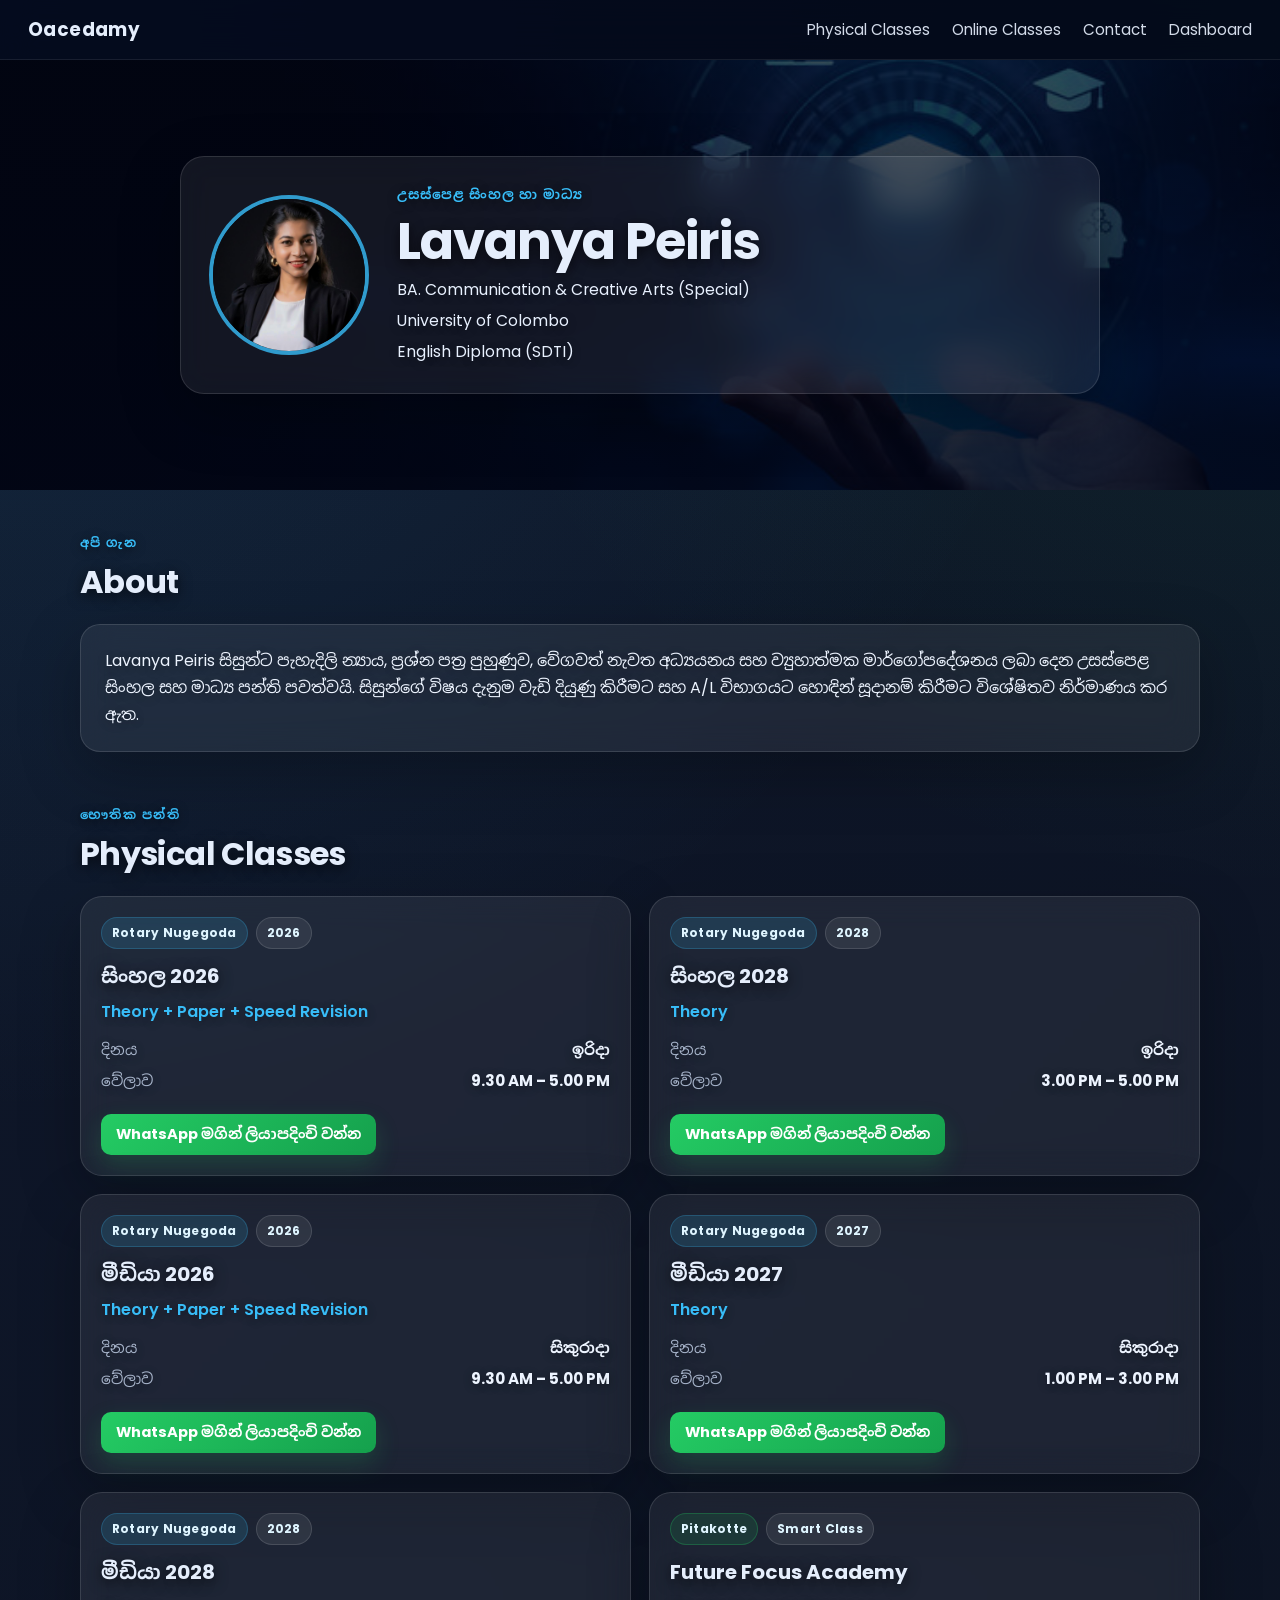
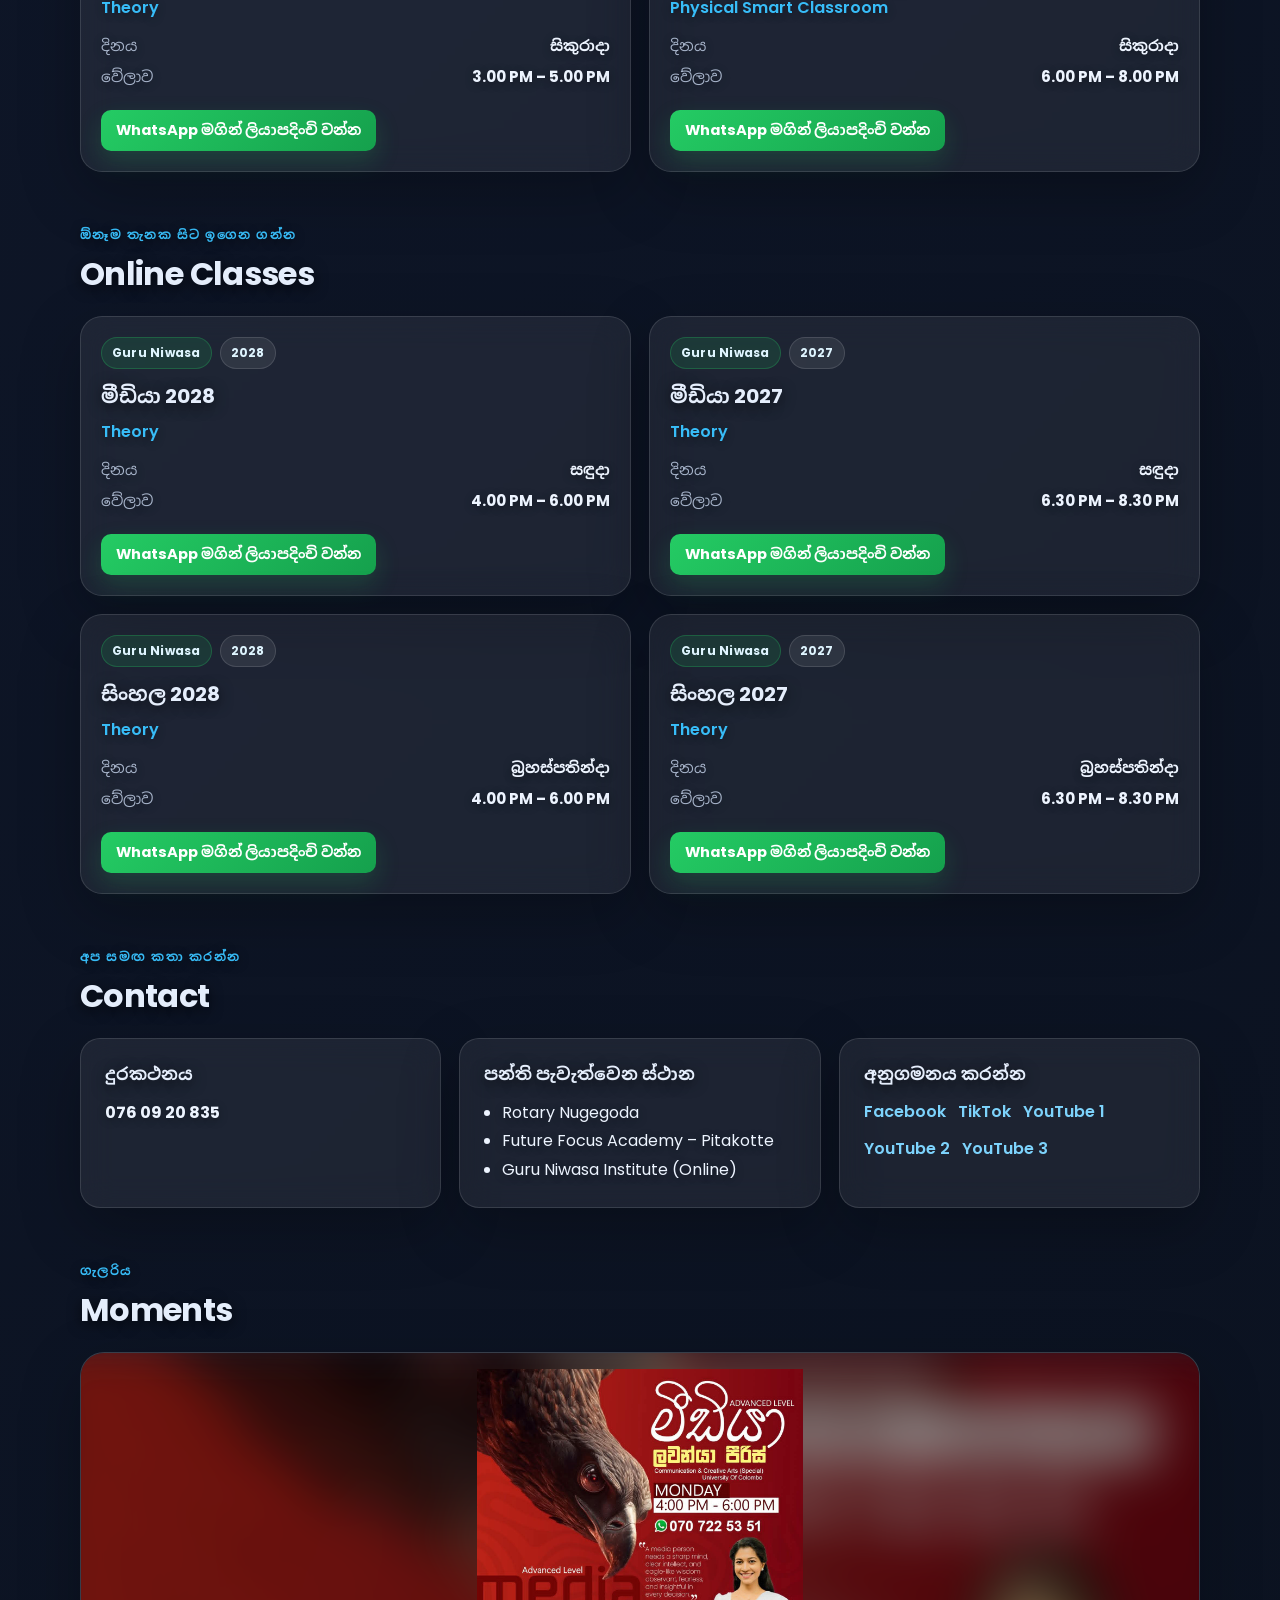
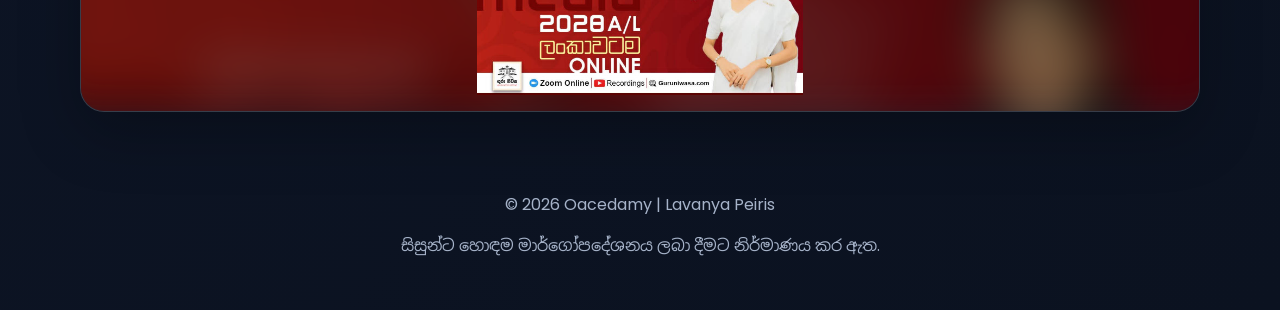
<file: index.html>
<!DOCTYPE html>
<html lang="si">
<head>
  <meta charset="UTF-8" />
  <meta name="viewport" content="width=device-width, initial-scale=1.0" />
  <meta name="theme-color" content="#0f172a" />

  <meta name="description" content="Lavanya Peiris - උසස්පෙළ සිංහල සහ මාධ්‍ය විෂයන් සඳහා භෞතික සහ Online පන්ති. BA Communication & Creative Arts (University of Colombo). 2026, 2027 සහ 2028 batches." />
  <meta name="keywords" content="A/L Sinhala, A/L Media, Lavanya Peiris, Oacedamy, උසස්පෙළ සිංහල, උසස්පෙළ මාධ්‍ය" />

  <title>Oacedamy - Lavanya Peiris | A/L Sinhala & Media Classes</title>

  <link rel="preconnect" href="https://fonts.googleapis.com">
  <link rel="preconnect" href="https://fonts.gstatic.com" crossorigin>
  <link href="https://fonts.googleapis.com/css2?family=Poppins:wght@400;500;600;700;800&family=Noto+Sans+Sinhala:wght@400;500;600;700&display=swap" rel="stylesheet">

  <link rel="stylesheet" href="style.css" />

  <noscript>
    <style>
      #intro { display: none !important; }
      body { overflow: auto !important; }
    </style>
  </noscript>
</head>
<body class="intro-lock">

  <div id="intro" aria-hidden="true">
    <div class="intro-card glass">
      <img src="img/prof.jpg.jpeg" width="280" height="280" class="intro-img" alt="Lavanya Peiris - A/L Sinhala and Media Teacher" />
      <div class="intro-text">
        <p class="eyebrow">උසස්පෙළ සිංහල හා මාධ්‍ය</p>
        <h1>Lavanya Peiris</h1>
        <p>BA. Communication & Creative Arts (Special)</p>
        <p>University of Colombo</p>
        <p>English Diploma (SDTI)</p>
      </div>
    </div>
  </div>

  <nav class="navbar">
    <h2>Oacedamy</h2>
    <ul>
      <li><a href="#physical">Physical Classes</a></li>
      <li><a href="#online">Online Classes</a></li>
      <li><a href="#contact">Contact</a></li>
      <li><a href="dashboard.html">Dashboard</a></li>
    </ul>
  </nav>

  <section class="cover">
    <div class="overlay">
      <div class="hero-content glass">
        <img src="img/prof.jpg.jpeg" width="220" height="220" class="profile" alt="Lavanya Peiris - උසස්පෙළ සිංහල සහ මාධ්‍ය ගුරුවරිය" />
        <div class="hero-text">
          <p class="eyebrow">උසස්පෙළ සිංහල හා මාධ්‍ය</p>
          <h1>Lavanya Peiris</h1>
          <p class="hero-desc">BA. Communication & Creative Arts (Special)</p>
          <p class="hero-desc">University of Colombo</p>
          <p class="hero-desc">English Diploma (SDTI)</p>
        </div>
      </div>
    </div>
  </section>

  <section id="about" class="section">
    <div class="section-head">
      <p class="section-kicker">අපි ගැන</p>
      <h2>About</h2>
    </div>
    <div class="card glass about-card">
      <p>
        Lavanya Peiris සිසුන්ට පැහැදිලි න්‍යාය, ප්‍රශ්න පත්‍ර පුහුණුව, වේගවත් නැවත අධ්‍යයනය සහ ව්‍යුහාත්මක මාර්ගෝපදේශනය ලබා දෙන උසස්පෙළ සිංහල සහ මාධ්‍ය පන්ති පවත්වයි.
        සිසුන්ගේ විෂය දැනුම වැඩි දියුණු කිරීමට සහ A/L විභාගයට හොඳින් සූදානම් කිරීමට විශේෂිතව නිර්මාණය කර ඇත.
      </p>
    </div>
  </section>

  <section id="physical" class="section">
    <div class="section-head">
      <p class="section-kicker">භෞතික පන්ති</p>
      <h2>Physical Classes</h2>
    </div>

    <div class="class-grid">
      <article class="class-card glass">
        <div class="card-top">
          <span class="pill">Rotary Nugegoda</span>
          <span class="pill soft">2026</span>
        </div>
        <h3>සිංහල 2026</h3>
        <p class="class-type">Theory + Paper + Speed Revision</p>
        <div class="meta"><span>දිනය</span><strong>ඉරිදා</strong></div>
        <div class="meta"><span>වේලාව</span><strong>9.30 AM – 5.00 PM</strong></div>
        <a class="btn" href="https://wa.me/94760920835?text=I%20want%20to%20join%20Rotary%20Nugegoda%20Sinhala%202026%20class.%20Sunday%209.30%20AM%20-%205.00%20PM." target="_blank" rel="noopener noreferrer">WhatsApp මගින් ලියාපදිංචි වන්න</a>
      </article>

      <article class="class-card glass">
        <div class="card-top">
          <span class="pill">Rotary Nugegoda</span>
          <span class="pill soft">2028</span>
        </div>
        <h3>සිංහල 2028</h3>
        <p class="class-type">Theory</p>
        <div class="meta"><span>දිනය</span><strong>ඉරිදා</strong></div>
        <div class="meta"><span>වේලාව</span><strong>3.00 PM – 5.00 PM</strong></div>
        <a class="btn" href="https://wa.me/94760920835?text=I%20want%20to%20join%20Rotary%20Nugegoda%20Sinhala%202028%20class.%20Sunday%203.00%20PM%20-%205.00%20PM." target="_blank" rel="noopener noreferrer">WhatsApp මගින් ලියාපදිංචි වන්න</a>
      </article>

      <article class="class-card glass">
        <div class="card-top">
          <span class="pill">Rotary Nugegoda</span>
          <span class="pill soft">2026</span>
        </div>
        <h3>මීඩියා 2026</h3>
        <p class="class-type">Theory + Paper + Speed Revision</p>
        <div class="meta"><span>දිනය</span><strong>සිකුරාදා</strong></div>
        <div class="meta"><span>වේලාව</span><strong>9.30 AM – 5.00 PM</strong></div>
        <a class="btn" href="https://wa.me/94760920835?text=I%20want%20to%20join%20Rotary%20Nugegoda%20Media%202026%20class.%20Friday%209.30%20AM%20-%205.00%20PM." target="_blank" rel="noopener noreferrer">WhatsApp මගින් ලියාපදිංචි වන්න</a>
      </article>

      <article class="class-card glass">
        <div class="card-top">
          <span class="pill">Rotary Nugegoda</span>
          <span class="pill soft">2027</span>
        </div>
        <h3>මීඩියා 2027</h3>
        <p class="class-type">Theory</p>
        <div class="meta"><span>දිනය</span><strong>සිකුරාදා</strong></div>
        <div class="meta"><span>වේලාව</span><strong>1.00 PM – 3.00 PM</strong></div>
        <a class="btn" href="https://wa.me/94760920835?text=I%20want%20to%20join%20Rotary%20Nugegoda%20Media%202027%20class.%20Friday%201.00%20PM%20-%203.00%20PM." target="_blank" rel="noopener noreferrer">WhatsApp මගින් ලියාපදිංචි වන්න</a>
      </article>

      <article class="class-card glass">
        <div class="card-top">
          <span class="pill">Rotary Nugegoda</span>
          <span class="pill soft">2028</span>
        </div>
        <h3>මීඩියා 2028</h3>
        <p class="class-type">Theory</p>
        <div class="meta"><span>දිනය</span><strong>සිකුරාදා</strong></div>
        <div class="meta"><span>වේලාව</span><strong>3.00 PM – 5.00 PM</strong></div>
        <a class="btn" href="https://wa.me/94760920835?text=I%20want%20to%20join%20Rotary%20Nugegoda%20Media%202028%20class.%20Friday%203.00%20PM%20-%205.00%20PM." target="_blank" rel="noopener noreferrer">WhatsApp මගින් ලියාපදිංචි වන්න</a>
      </article>

      <article class="class-card glass">
        <div class="card-top">
          <span class="pill alt">Pitakotte</span>
          <span class="pill soft">Smart Class</span>
        </div>
        <h3>Future Focus Academy</h3>
        <p class="class-type">Physical Smart Classroom</p>
        <div class="meta"><span>දිනය</span><strong>සිකුරාදා</strong></div>
        <div class="meta"><span>වේලාව</span><strong>6.00 PM – 8.00 PM</strong></div>
        <a class="btn" href="https://wa.me/94760920835?text=I%20want%20to%20join%20Future%20Focus%20Academy%20Pitakotte%20Media%202028%20class.%20Friday%206.00%20PM%20-%208.00%20PM." target="_blank" rel="noopener noreferrer">WhatsApp මගින් ලියාපදිංචි වන්න</a>
      </article>
    </div>
  </section>

  <section id="online" class="section">
    <div class="section-head">
      <p class="section-kicker">ඕනෑම තැනක සිට ඉගෙන ගන්න</p>
      <h2>Online Classes</h2>
    </div>

    <div class="class-grid">
      <article class="class-card glass">
        <div class="card-top">
          <span class="pill alt">Guru Niwasa</span>
          <span class="pill soft">2028</span>
        </div>
        <h3>මීඩියා 2028</h3>
        <p class="class-type">Theory</p>
        <div class="meta"><span>දිනය</span><strong>සඳුදා</strong></div>
        <div class="meta"><span>වේලාව</span><strong>4.00 PM – 6.00 PM</strong></div>
        <a class="btn" href="https://wa.me/94760920835?text=I%20want%20to%20join%20Online%20Media%202028%20class%20at%20Guru%20Niwasa.%20Monday%204.00%20PM%20-%206.00%20PM." target="_blank" rel="noopener noreferrer">WhatsApp මගින් ලියාපදිංචි වන්න</a>
      </article>

      <article class="class-card glass">
        <div class="card-top">
          <span class="pill alt">Guru Niwasa</span>
          <span class="pill soft">2027</span>
        </div>
        <h3>මීඩියා 2027</h3>
        <p class="class-type">Theory</p>
        <div class="meta"><span>දිනය</span><strong>සඳුදා</strong></div>
        <div class="meta"><span>වේලාව</span><strong>6.30 PM – 8.30 PM</strong></div>
        <a class="btn" href="https://wa.me/94760920835?text=I%20want%20to%20join%20Online%20Media%202027%20class%20at%20Guru%20Niwasa.%20Monday%206.30%20PM%20-%208.30%20PM." target="_blank" rel="noopener noreferrer">WhatsApp මගින් ලියාපදිංචි වන්න</a>
      </article>

      <article class="class-card glass">
        <div class="card-top">
          <span class="pill alt">Guru Niwasa</span>
          <span class="pill soft">2028</span>
        </div>
        <h3>සිංහල 2028</h3>
        <p class="class-type">Theory</p>
        <div class="meta"><span>දිනය</span><strong>බ්‍රහස්පතින්දා</strong></div>
        <div class="meta"><span>වේලාව</span><strong>4.00 PM – 6.00 PM</strong></div>
        <a class="btn" href="https://wa.me/94760920835?text=I%20want%20to%20join%20Online%20Sinhala%202028%20class%20at%20Guru%20Niwasa.%20Thursday%204.00%20PM%20-%206.00%20PM." target="_blank" rel="noopener noreferrer">WhatsApp මගින් ලියාපදිංචි වන්න</a>
      </article>

      <article class="class-card glass">
        <div class="card-top">
          <span class="pill alt">Guru Niwasa</span>
          <span class="pill soft">2027</span>
        </div>
        <h3>සිංහල 2027</h3>
        <p class="class-type">Theory</p>
        <div class="meta"><span>දිනය</span><strong>බ්‍රහස්පතින්දා</strong></div>
        <div class="meta"><span>වේලාව</span><strong>6.30 PM – 8.30 PM</strong></div>
        <a class="btn" href="https://wa.me/94760920835?text=I%20want%20to%20join%20Online%20Sinhala%202027%20class%20at%20Guru%20Niwasa.%20Thursday%206.30%20PM%20-%208.30%20PM." target="_blank" rel="noopener noreferrer">WhatsApp මගින් ලියාපදිංචි වන්න</a>
      </article>
    </div>
  </section>

  <section id="contact" class="section">
    <div class="section-head">
      <p class="section-kicker">අප සමඟ කතා කරන්න</p>
      <h2>Contact</h2>
    </div>

    <div class="contact-grid">
      <div class="card glass">
        <h3>දුරකථනය</h3>
        <p><strong>076 09 20 835</strong></p>
      </div>

      <div class="card glass">
        <h3>පන්ති පැවැත්වෙන ස්ථාන</h3>
        <ul class="clean-list">
          <li>Rotary Nugegoda</li>
          <li>Future Focus Academy – Pitakotte</li>
          <li>Guru Niwasa Institute (Online)</li>
        </ul>
      </div>

      <div class="card glass">
        <h3>අනුගමනය කරන්න</h3>
        <div class="socials">
          <a href="https://www.facebook.com/share/1HMCxZZUxm/" target="_blank" rel="noopener noreferrer">Facebook</a>
          <a href="https://www.tiktok.com/@online_academy.lk" target="_blank" rel="noopener noreferrer">TikTok</a>
          <a href="https://youtube.com/@online_academy.lk2?si=f-4eS6A9kHPCEatC" target="_blank" rel="noopener noreferrer">YouTube 1</a>
          <a href="https://youtube.com/@guruniwasa-lavanyamiss?si=tC0bQNj9SQWmUlUY" target="_blank" rel="noopener noreferrer">YouTube 2</a>
          <a href="https://youtube.com/@guruniwasalavanyamiss?si=_JbYz9FjX_MACKSc" target="_blank" rel="noopener noreferrer">YouTube 3</a>
        </div>
      </div>
    </div>
  </section>

  <section class="section">
    <div class="section-head">
      <p class="section-kicker">ගැලරිය</p>
      <h2>Moments</h2>
    </div>

    <div class="slider glass">
      <div class="slide active" style="--bg:url('img/p1.jpeg')">
        <img src="img/p1.jpeg" width="800" height="500" alt="පන්ති මොහොත 1" loading="lazy" decoding="async">
      </div>
      <div class="slide" style="--bg:url('img/p2.jpeg')">
        <img src="img/p2.jpeg" width="800" height="500" alt="පන්ති මොහොත 2" loading="lazy" decoding="async">
      </div>
      <div class="slide" style="--bg:url('img/p3.jpeg')">
        <img src="img/p3.jpeg" width="800" height="500" alt="පන්ති මොහොත 3" loading="lazy" decoding="async">
      </div>
      <div class="slide" style="--bg:url('img/p4.jpeg')">
        <img src="img/p4.jpeg" width="800" height="500" alt="පන්ති මොහොත 4" loading="lazy" decoding="async">
      </div>
      <div class="slide" style="--bg:url('img/p5.jpeg')">
        <img src="img/p5.jpeg" width="800" height="500" alt="පන්ති මොහොත 5" loading="lazy" decoding="async">
      </div>
    </div>
  </section>

  <footer>
    <p>© 2026 Oacedamy | Lavanya Peiris</p>
    <p>සිසුන්ට හොඳම මාර්ගෝපදේශනය ලබා දීමට නිර්මාණය කර ඇත.</p>
  </footer>

  <script src="script.js"></script>
</body>
</html>
</file>
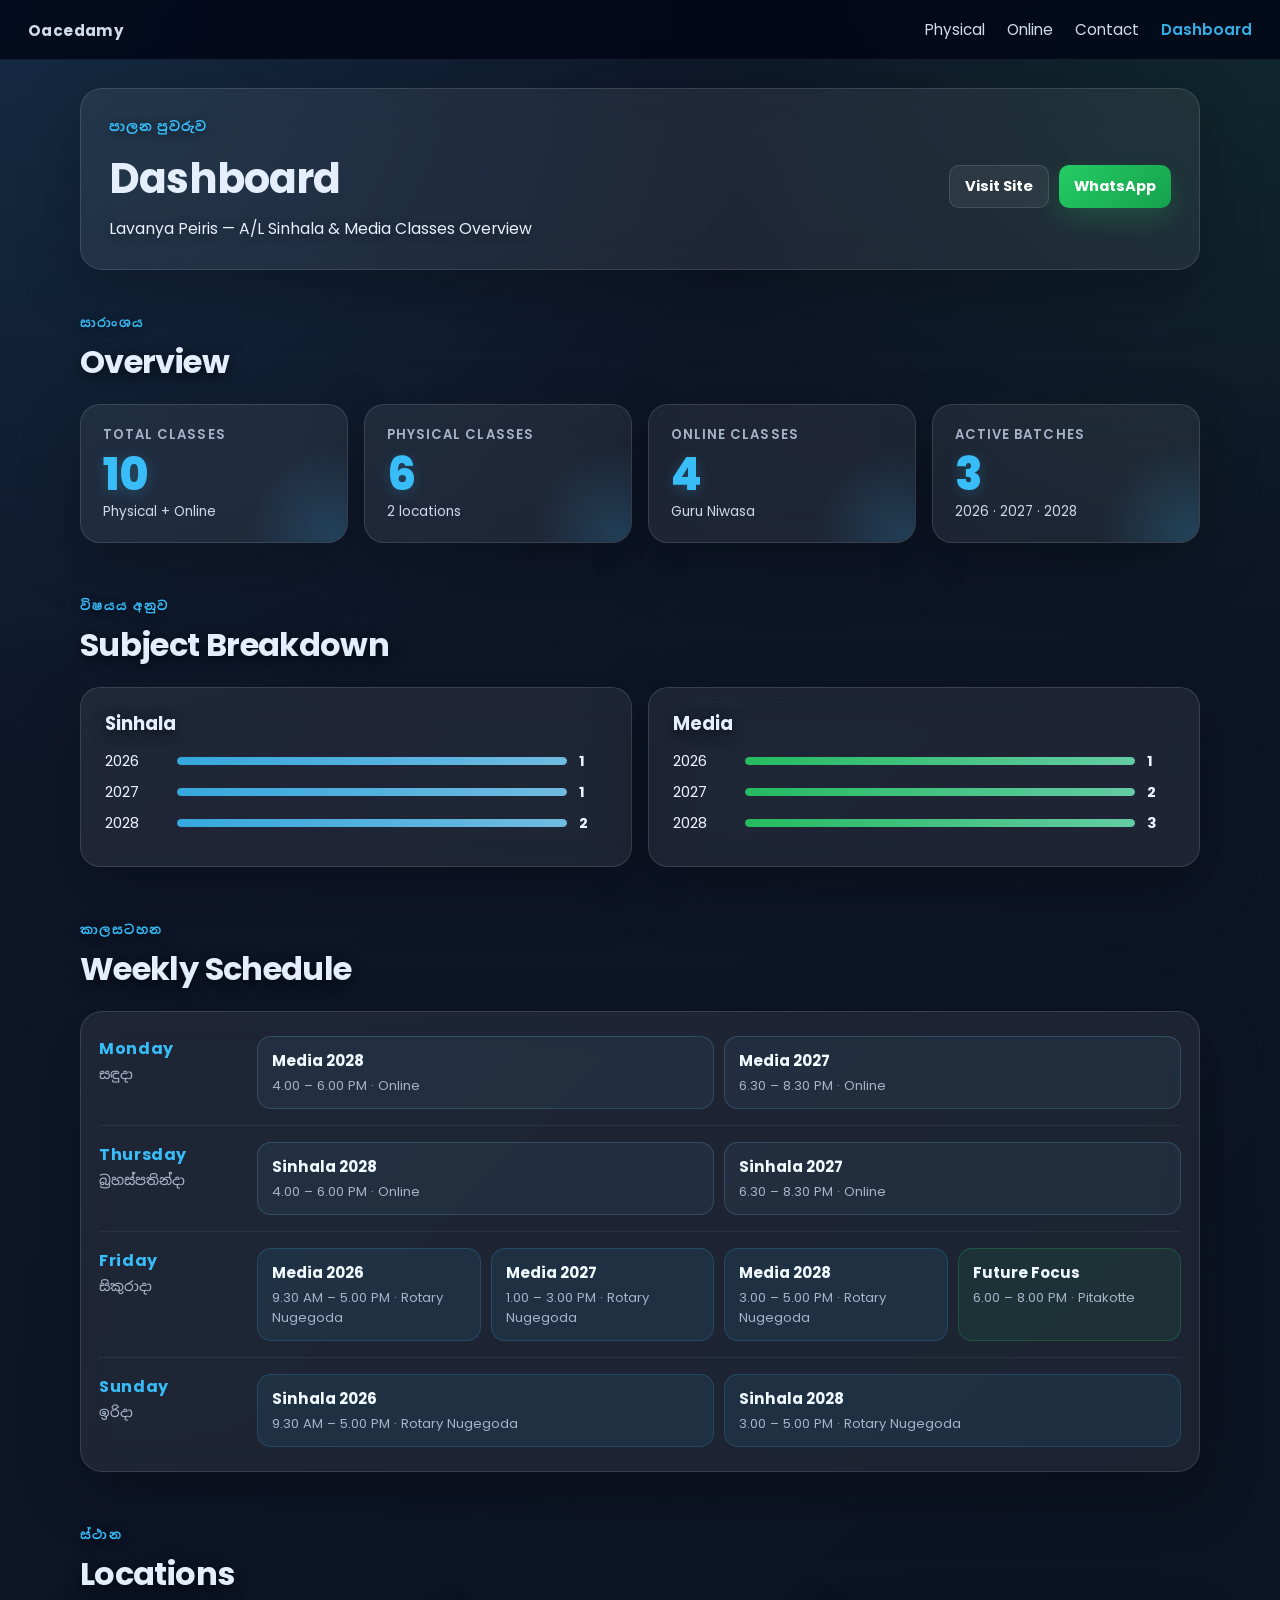
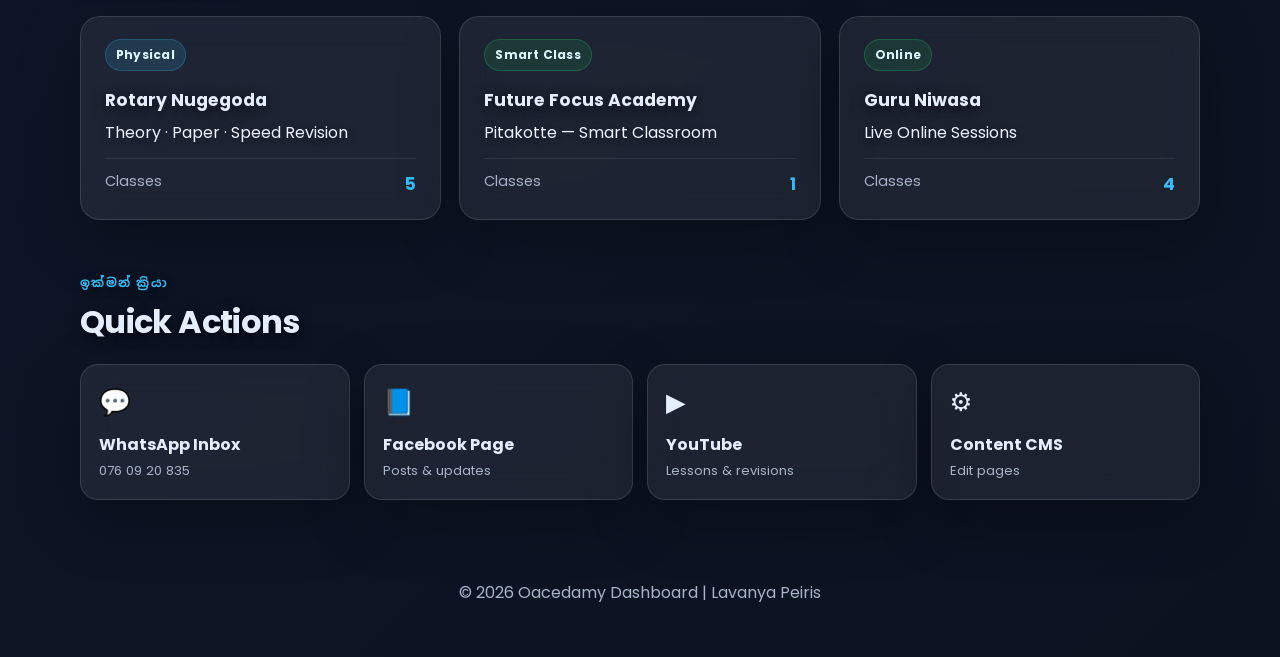
<file: dashboard.html>
<!DOCTYPE html>
<html lang="si">
<head>
  <meta charset="UTF-8" />
  <meta name="viewport" content="width=device-width, initial-scale=1.0" />
  <meta name="theme-color" content="#0f172a" />
  <meta name="description" content="Oacedamy Dashboard - Class schedule, statistics and overview for Lavanya Peiris A/L Sinhala and Media classes." />
  <title>Dashboard - Oacedamy</title>

  <link rel="preconnect" href="https://fonts.googleapis.com">
  <link rel="preconnect" href="https://fonts.gstatic.com" crossorigin>
  <link href="https://fonts.googleapis.com/css2?family=Poppins:wght@400;500;600;700;800&family=Noto+Sans+Sinhala:wght@400;500;600;700&display=swap" rel="stylesheet">

  <link rel="stylesheet" href="style.css" />
  <link rel="stylesheet" href="dashboard.css" />
</head>
<body>

  <nav class="navbar">
    <h2><a href="index.html">Oacedamy</a></h2>
    <ul>
      <li><a href="index.html#physical">Physical</a></li>
      <li><a href="index.html#online">Online</a></li>
      <li><a href="index.html#contact">Contact</a></li>
      <li><a href="dashboard.html" class="active-link">Dashboard</a></li>
    </ul>
  </nav>

  <header class="dash-hero glass">
    <div class="dash-hero-text">
      <p class="eyebrow">පාලන පුවරුව</p>
      <h1>Dashboard</h1>
      <p class="hero-desc">Lavanya Peiris — A/L Sinhala &amp; Media Classes Overview</p>
    </div>
    <div class="dash-hero-actions">
      <a class="btn btn-ghost" href="index.html">Visit Site</a>
      <a class="btn" href="https://wa.me/94760920835" target="_blank" rel="noopener noreferrer">WhatsApp</a>
    </div>
  </header>

  <section class="section">
    <div class="section-head">
      <p class="section-kicker">සාරාංශය</p>
      <h2>Overview</h2>
    </div>

    <div class="stats-grid">
      <div class="stat-card glass">
        <p class="stat-label">Total Classes</p>
        <p class="stat-value" data-counter="10">0</p>
        <p class="stat-trend">Physical + Online</p>
      </div>
      <div class="stat-card glass">
        <p class="stat-label">Physical Classes</p>
        <p class="stat-value" data-counter="6">0</p>
        <p class="stat-trend">2 locations</p>
      </div>
      <div class="stat-card glass">
        <p class="stat-label">Online Classes</p>
        <p class="stat-value" data-counter="4">0</p>
        <p class="stat-trend">Guru Niwasa</p>
      </div>
      <div class="stat-card glass">
        <p class="stat-label">Active Batches</p>
        <p class="stat-value" data-counter="3">0</p>
        <p class="stat-trend">2026 · 2027 · 2028</p>
      </div>
    </div>
  </section>

  <section class="section">
    <div class="section-head">
      <p class="section-kicker">විෂයය අනුව</p>
      <h2>Subject Breakdown</h2>
    </div>

    <div class="split-grid">
      <div class="card glass breakdown-card">
        <h3>Sinhala</h3>
        <div class="bar-row">
          <span>2026</span>
          <div class="bar"><div class="bar-fill" style="--w:100%"></div></div>
          <strong>1</strong>
        </div>
        <div class="bar-row">
          <span>2027</span>
          <div class="bar"><div class="bar-fill" style="--w:100%"></div></div>
          <strong>1</strong>
        </div>
        <div class="bar-row">
          <span>2028</span>
          <div class="bar"><div class="bar-fill" style="--w:100%"></div></div>
          <strong>2</strong>
        </div>
      </div>

      <div class="card glass breakdown-card">
        <h3>Media</h3>
        <div class="bar-row">
          <span>2026</span>
          <div class="bar"><div class="bar-fill alt" style="--w:100%"></div></div>
          <strong>1</strong>
        </div>
        <div class="bar-row">
          <span>2027</span>
          <div class="bar"><div class="bar-fill alt" style="--w:100%"></div></div>
          <strong>2</strong>
        </div>
        <div class="bar-row">
          <span>2028</span>
          <div class="bar"><div class="bar-fill alt" style="--w:100%"></div></div>
          <strong>3</strong>
        </div>
      </div>
    </div>
  </section>

  <section class="section">
    <div class="section-head">
      <p class="section-kicker">කාලසටහන</p>
      <h2>Weekly Schedule</h2>
    </div>

    <div class="schedule glass">
      <div class="day-row">
        <div class="day-label">Monday<br><span>සඳුදා</span></div>
        <div class="day-slots">
          <div class="slot online"><strong>Media 2028</strong><span>4.00 – 6.00 PM · Online</span></div>
          <div class="slot online"><strong>Media 2027</strong><span>6.30 – 8.30 PM · Online</span></div>
        </div>
      </div>
      <div class="day-row">
        <div class="day-label">Thursday<br><span>බ්‍රහස්පතින්දා</span></div>
        <div class="day-slots">
          <div class="slot online"><strong>Sinhala 2028</strong><span>4.00 – 6.00 PM · Online</span></div>
          <div class="slot online"><strong>Sinhala 2027</strong><span>6.30 – 8.30 PM · Online</span></div>
        </div>
      </div>
      <div class="day-row">
        <div class="day-label">Friday<br><span>සිකුරාදා</span></div>
        <div class="day-slots">
          <div class="slot"><strong>Media 2026</strong><span>9.30 AM – 5.00 PM · Rotary Nugegoda</span></div>
          <div class="slot"><strong>Media 2027</strong><span>1.00 – 3.00 PM · Rotary Nugegoda</span></div>
          <div class="slot"><strong>Media 2028</strong><span>3.00 – 5.00 PM · Rotary Nugegoda</span></div>
          <div class="slot alt"><strong>Future Focus</strong><span>6.00 – 8.00 PM · Pitakotte</span></div>
        </div>
      </div>
      <div class="day-row">
        <div class="day-label">Sunday<br><span>ඉරිදා</span></div>
        <div class="day-slots">
          <div class="slot"><strong>Sinhala 2026</strong><span>9.30 AM – 5.00 PM · Rotary Nugegoda</span></div>
          <div class="slot"><strong>Sinhala 2028</strong><span>3.00 – 5.00 PM · Rotary Nugegoda</span></div>
        </div>
      </div>
    </div>
  </section>

  <section class="section">
    <div class="section-head">
      <p class="section-kicker">ස්ථාන</p>
      <h2>Locations</h2>
    </div>

    <div class="contact-grid">
      <div class="card glass location-card">
        <span class="pill">Physical</span>
        <h3>Rotary Nugegoda</h3>
        <p>Theory · Paper · Speed Revision</p>
        <div class="loc-meta"><span>Classes</span><strong>5</strong></div>
      </div>
      <div class="card glass location-card">
        <span class="pill alt">Smart Class</span>
        <h3>Future Focus Academy</h3>
        <p>Pitakotte — Smart Classroom</p>
        <div class="loc-meta"><span>Classes</span><strong>1</strong></div>
      </div>
      <div class="card glass location-card">
        <span class="pill alt">Online</span>
        <h3>Guru Niwasa</h3>
        <p>Live Online Sessions</p>
        <div class="loc-meta"><span>Classes</span><strong>4</strong></div>
      </div>
    </div>
  </section>

  <section class="section">
    <div class="section-head">
      <p class="section-kicker">ඉක්මන් ක්‍රියා</p>
      <h2>Quick Actions</h2>
    </div>

    <div class="quick-grid">
      <a class="quick-card glass" href="https://wa.me/94760920835" target="_blank" rel="noopener noreferrer">
        <span class="quick-ico">💬</span>
        <strong>WhatsApp Inbox</strong>
        <span class="quick-sub">076 09 20 835</span>
      </a>
      <a class="quick-card glass" href="https://www.facebook.com/share/1HMCxZZUxm/" target="_blank" rel="noopener noreferrer">
        <span class="quick-ico">📘</span>
        <strong>Facebook Page</strong>
        <span class="quick-sub">Posts &amp; updates</span>
      </a>
      <a class="quick-card glass" href="https://youtube.com/@online_academy.lk2" target="_blank" rel="noopener noreferrer">
        <span class="quick-ico">▶️</span>
        <strong>YouTube</strong>
        <span class="quick-sub">Lessons &amp; revisions</span>
      </a>
      <a class="quick-card glass" href="admin/" >
        <span class="quick-ico">⚙️</span>
        <strong>Content CMS</strong>
        <span class="quick-sub">Edit pages</span>
      </a>
    </div>
  </section>

  <footer>
    <p>© 2026 Oacedamy Dashboard | Lavanya Peiris</p>
  </footer>

  <script>
    document.querySelectorAll('[data-counter]').forEach(el => {
      const target = parseInt(el.dataset.counter, 10);
      const duration = 900;
      const start = performance.now();
      const tick = (now) => {
        const t = Math.min(1, (now - start) / duration);
        const eased = 1 - Math.pow(1 - t, 3);
        el.textContent = Math.round(target * eased);
        if (t < 1) requestAnimationFrame(tick);
      };
      requestAnimationFrame(tick);
    });
  </script>
</body>
</html>
</file>
<file: style.css>
:root {
  --bg: #0b1220;
  --bg-2: #0f172a;
  --card: rgba(255, 255, 255, 0.07);
  --card-border: rgba(255, 255, 255, 0.12);
  --text: #e5eefc;
  --muted: #a6b3c9;
  --accent: #38bdf8;
  --accent-2: #25d366;
  --shadow: 0 20px 60px rgba(0, 0, 0, 0.25);
}

* {
  box-sizing: border-box;
}

html {
  scroll-behavior: smooth;
}

body {
  margin: 0;
  font-family: "Poppins", "Noto Sans Sinhala", system-ui, sans-serif;
  background:
    radial-gradient(circle at top left, rgba(56, 189, 248, 0.12), transparent 30%),
    radial-gradient(circle at top right, rgba(37, 211, 102, 0.10), transparent 24%),
    linear-gradient(135deg, var(--bg-2), var(--bg));
  color: var(--text);
  overflow-x: hidden;
  -webkit-font-smoothing: antialiased;
  -moz-osx-font-smoothing: grayscale;
}

body.intro-lock {
  overflow: hidden;
}

img {
  display: block;
  max-width: 100%;
}

a {
  color: inherit;
  text-decoration: none;
}

.navbar {
  position: sticky;
  top: 0;
  z-index: 50;
  display: flex;
  justify-content: space-between;
  align-items: center;
  gap: 16px;
  padding: 16px 28px;
  background: rgba(2, 6, 23, 0.82);
  backdrop-filter: blur(16px);
  -webkit-backdrop-filter: blur(16px);
  border-bottom: 1px solid rgba(255, 255, 255, 0.08);
}

.navbar h2 {
  margin: 0;
  font-size: 1.15rem;
  letter-spacing: 0.4px;
}

.navbar ul {
  display: flex;
  flex-wrap: wrap;
  gap: 22px;
  list-style: none;
  margin: 0;
  padding: 0;
}

.navbar a {
  color: var(--text);
  font-size: 0.95rem;
  opacity: 0.92;
  text-decoration: none;
}

.navbar a:hover {
  color: var(--accent);
}

.cover {
  position: relative;
  min-height: 430px;
  display: flex;
  align-items: center;
  justify-content: center;
  background: url("img/banner.jpeg") center/cover no-repeat;
  overflow: hidden;
}

.cover::before {
  content: "";
  position: absolute;
  inset: 0;
  background: linear-gradient(180deg, rgba(2, 6, 23, 0.72), rgba(2, 6, 23, 0.88));
}

.overlay {
  position: relative;
  z-index: 1;
  width: 100%;
  display: flex;
  justify-content: center;
  padding: 28px 18px;
}

.glass {
  background: var(--card);
  backdrop-filter: blur(16px);
  -webkit-backdrop-filter: blur(16px);
  border: 1px solid var(--card-border);
  box-shadow: var(--shadow);
}

.hero-content {
  width: min(920px, 100%);
  display: flex;
  align-items: center;
  gap: 28px;
  padding: 28px;
  border-radius: 24px;
}

.profile {
  width: 160px;
  height: 160px;
  border-radius: 50%;
  object-fit: cover;
  object-position: 50% 15%;
  border: 4px solid rgba(56, 189, 248, 0.8);
  flex: 0 0 auto;
}

.hero-text {
  text-align: left;
}

.hero-text h1 {
  margin: 0 0 8px;
  font-size: clamp(2rem, 4vw, 3.2rem);
  line-height: 1.05;
  letter-spacing: -0.02em;
  text-shadow: 0 3px 14px rgba(0, 0, 0, 0.65);
}

.eyebrow {
  margin: 0 0 10px;
  color: var(--accent);
  font-weight: 700;
  letter-spacing: 0.08em;
  text-transform: uppercase;
  font-size: 0.82rem;
  text-shadow: 0 2px 10px rgba(0, 0, 0, 0.5);
}

.hero-desc {
  margin: 6px 0 0;
  color: #e8f1ff;
  font-size: 0.98rem;
  line-height: 1.6;
  text-shadow: 0 2px 8px rgba(0, 0, 0, 0.35);
}

.section {
  width: min(1120px, calc(100% - 32px));
  margin: 0 auto;
  padding: 44px 0 10px;
}

.section-head {
  margin-bottom: 18px;
}

.section-kicker {
  margin: 0 0 6px;
  color: var(--accent);
  text-transform: uppercase;
  letter-spacing: 0.12em;
  font-size: 0.78rem;
  font-weight: 700;
  text-shadow: 0 2px 10px rgba(0, 0, 0, 0.5);
}

.section h2 {
  margin: 0;
  font-size: clamp(1.4rem, 2.5vw, 2rem);
  letter-spacing: -0.02em;
  text-shadow: 0 3px 14px rgba(0, 0, 0, 0.65);
}

.about-card {
  padding: 22px 24px;
  border-radius: 20px;
  color: #edf4ff;
  line-height: 1.8;
}

.class-grid {
  display: grid;
  grid-template-columns: repeat(2, minmax(0, 1fr));
  gap: 18px;
}

.class-card {
  padding: 20px;
  border-radius: 22px;
  transition: transform 0.25s ease, border-color 0.25s ease;
}

.class-card:hover {
  transform: translateY(-3px);
  border-color: rgba(56, 189, 248, 0.3);
}

.card-top {
  display: flex;
  flex-wrap: wrap;
  gap: 8px;
  margin-bottom: 12px;
}

.pill {
  display: inline-flex;
  align-items: center;
  padding: 6px 10px;
  border-radius: 999px;
  background: rgba(56, 189, 248, 0.14);
  border: 1px solid rgba(56, 189, 248, 0.22);
  color: #dff5ff;
  font-size: 0.75rem;
  font-weight: 700;
  letter-spacing: 0.02em;
}

.pill.soft {
  background: rgba(255, 255, 255, 0.08);
  border-color: rgba(255, 255, 255, 0.12);
}

.pill.alt {
  background: rgba(37, 211, 102, 0.12);
  border-color: rgba(37, 211, 102, 0.25);
}

.class-card h3 {
  margin: 0 0 8px;
  font-size: 1.25rem;
  text-shadow: 0 3px 14px rgba(0, 0, 0, 0.65);
}

.class-type {
  margin: 0 0 14px;
  color: var(--accent);
  font-weight: 600;
  text-shadow: 0 2px 8px rgba(0, 0, 0, 0.35);
}

.meta {
  display: flex;
  justify-content: space-between;
  gap: 12px;
  margin: 8px 0;
  color: #edf4ff;
  font-size: 0.95rem;
  text-shadow: 0 2px 8px rgba(0, 0, 0, 0.35);
}

.meta span {
  color: var(--muted);
}

.btn {
  display: inline-flex;
  align-items: center;
  justify-content: center;
  margin-top: 14px;
  padding: 10px 15px;
  border-radius: 10px;
  text-decoration: none;
  background: linear-gradient(135deg, rgba(37, 211, 102, 0.96), rgba(21, 166, 78, 0.96));
  color: white;
  font-weight: 700;
  font-size: 0.92rem;
  transition: transform 0.2s ease, box-shadow 0.2s ease;
  box-shadow: 0 10px 24px rgba(37, 211, 102, 0.18);
}

.btn:hover {
  transform: translateY(-1px);
  box-shadow: 0 14px 32px rgba(37, 211, 102, 0.28);
}

.contact-grid {
  display: grid;
  grid-template-columns: repeat(3, minmax(0, 1fr));
  gap: 18px;
}

.card {
  padding: 22px 24px;
  border-radius: 20px;
}

.card h3 {
  margin-top: 0;
  margin-bottom: 12px;
  font-size: 1.08rem;
  text-shadow: 0 3px 14px rgba(0, 0, 0, 0.65);
}

.card p {
  margin: 0;
  color: #edf4ff;
  line-height: 1.7;
  text-shadow: 0 2px 8px rgba(0, 0, 0, 0.35);
}

.clean-list {
  margin: 0;
  padding-left: 18px;
  color: #edf4ff;
  line-height: 1.8;
  text-shadow: 0 2px 8px rgba(0, 0, 0, 0.35);
}

.socials {
  display: flex;
  gap: 12px;
  flex-wrap: wrap;
}

.socials a {
  text-decoration: none;
  font-weight: 600;
  color: #7dd3fc;
}

.slider {
  position: relative;
  min-height: 360px;
  overflow: hidden;
  border-radius: 24px;
}

.slide {
  position: absolute;
  inset: 0;
  display: flex;
  align-items: center;
  justify-content: center;
  opacity: 0;
  transition: opacity 1.2s ease;
  will-change: opacity;
}

.slide::before {
  content: "";
  position: absolute;
  inset: 0;
  background-image: var(--bg);
  background-size: cover;
  background-position: center;
  filter: blur(24px) brightness(0.62);
  transform: scale(1.08);
}

.slide img {
  position: relative;
  z-index: 1;
  max-width: 100%;
  max-height: 100%;
  object-fit: contain;
  border-radius: 16px;
  padding: 16px;
}

.slide.active {
  opacity: 1;
}

footer {
  margin-top: 28px;
  padding: 26px 20px 36px;
  text-align: center;
  color: var(--muted);
}

#intro {
  position: fixed;
  inset: 0;
  z-index: 9999;
  display: flex;
  align-items: center;
  justify-content: center;
  background: url("img/banner.jpeg") center/cover no-repeat;
  perspective: 1000px;
  will-change: opacity, transform;
  animation: introAutoHide 0.7s ease forwards 3.2s;
}

#intro::before {
  content: "";
  position: absolute;
  inset: 0;
  background: rgba(2, 6, 23, 0.72);
}

.intro-card {
  position: relative;
  z-index: 1;
  width: min(920px, calc(100% - 32px));
  display: flex;
  align-items: center;
  gap: 28px;
  padding: 28px;
  border-radius: 24px;
  opacity: 0;
  transform: rotateY(80deg) translateY(20px) scale(0.92);
  animation: introEnter 1.3s cubic-bezier(.2, .8, .2, 1) forwards;
  color: #f8fbff;
  background: rgba(2, 6, 23, 0.55);
}

.intro-img {
  width: 160px;
  height: 160px;
  border-radius: 50%;
  object-fit: cover;
  object-position: 50% 15%;
  border: 4px solid rgba(56, 189, 248, 0.8);
  flex: 0 0 auto;
  animation: float 3s ease-in-out infinite;
}

.intro-text {
  text-align: left;
}

.intro-text h1 {
  margin: 0 0 8px;
  font-size: clamp(2rem, 4vw, 3.2rem);
  line-height: 1.05;
  letter-spacing: -0.02em;
  text-shadow: 0 3px 14px rgba(0, 0, 0, 0.65);
}

.intro-text p {
  margin: 6px 0 0;
  color: #e8f1ff;
  line-height: 1.6;
  text-shadow: 0 2px 8px rgba(0, 0, 0, 0.35);
}

@keyframes introEnter {
  0% {
    opacity: 0;
    transform: rotateY(80deg) translateY(20px) scale(0.92);
    filter: blur(8px);
  }
  100% {
    opacity: 1;
    transform: rotateY(0deg) translateY(0) scale(1);
    filter: blur(0);
  }
}

@keyframes introAutoHide {
  to {
    opacity: 0;
    visibility: hidden;
    pointer-events: none;
  }
}

@keyframes float {
  0%, 100% { transform: translateY(0); }
  50% { transform: translateY(-10px); }
}

@media (max-width: 900px) {
  .class-grid,
  .contact-grid {
    grid-template-columns: 1fr;
  }

  .hero-content,
  .intro-card {
    flex-direction: column;
    text-align: center;
  }

  .hero-text,
  .intro-text {
    text-align: center;
  }

  .navbar {
    flex-direction: column;
    gap: 10px;
  }

  .navbar ul {
    gap: 14px;
    justify-content: center;
  }

  .meta {
    flex-direction: column;
    align-items: flex-start;
  }

  .profile,
  .intro-img {
    width: 130px;
    height: 130px;
  }

  .slider {
    min-height: 280px;
  }
}

@media (max-width: 600px) {
  .section {
    width: min(1120px, calc(100% - 20px));
    padding-top: 34px;
  }

  .hero-content,
  .intro-card,
  .card,
  .class-card {
    padding: 18px;
    border-radius: 18px;
  }

  .slider {
    min-height: 240px;
    border-radius: 18px;
  }

  .slide img {
    padding: 10px;
  }
}

@media (prefers-reduced-motion: reduce) {
  html {
    scroll-behavior: auto;
  }

  *,
  *::before,
  *::after {
    animation-duration: 0.01ms !important;
    animation-iteration-count: 1 !important;
    transition-duration: 0.01ms !important;
  }

  #intro {
    animation: none;
    opacity: 0;
    visibility: hidden;
    pointer-events: none;
  }
}
</file>
<file: dashboard.css>
.active-link {
  color: var(--accent) !important;
  font-weight: 600;
}

.dash-hero {
  width: min(1120px, calc(100% - 32px));
  margin: 28px auto 0;
  padding: 28px;
  border-radius: 22px;
  display: flex;
  flex-wrap: wrap;
  align-items: center;
  justify-content: space-between;
  gap: 18px;
}

.dash-hero h1 {
  margin: 4px 0 6px;
  font-size: clamp(1.8rem, 3.5vw, 2.6rem);
  letter-spacing: -0.02em;
}

.dash-hero-actions {
  display: flex;
  gap: 10px;
  flex-wrap: wrap;
}

.btn-ghost {
  background: rgba(255, 255, 255, 0.06);
  border: 1px solid var(--card-border);
  box-shadow: none;
}

.btn-ghost:hover {
  box-shadow: 0 8px 22px rgba(56, 189, 248, 0.18);
}

.stats-grid {
  display: grid;
  grid-template-columns: repeat(4, minmax(0, 1fr));
  gap: 16px;
}

.stat-card {
  padding: 20px 22px;
  border-radius: 20px;
  position: relative;
  overflow: hidden;
}

.stat-card::after {
  content: "";
  position: absolute;
  inset: auto -30% -60% auto;
  width: 180px;
  height: 180px;
  border-radius: 50%;
  background: radial-gradient(circle, rgba(56, 189, 248, 0.18), transparent 70%);
  pointer-events: none;
}

.stat-label {
  margin: 0;
  color: var(--muted);
  font-size: 0.82rem;
  text-transform: uppercase;
  letter-spacing: 0.08em;
  font-weight: 600;
}

.stat-value {
  margin: 8px 0 4px;
  font-size: clamp(2rem, 4vw, 2.8rem);
  font-weight: 800;
  line-height: 1;
  letter-spacing: -0.02em;
  color: var(--accent);
  text-shadow: 0 3px 14px rgba(56, 189, 248, 0.22);
}

.stat-trend {
  margin: 0;
  color: #cdd9ee;
  font-size: 0.85rem;
}

.split-grid {
  display: grid;
  grid-template-columns: repeat(2, minmax(0, 1fr));
  gap: 16px;
}

.breakdown-card h3 {
  margin: 0 0 14px;
  font-size: 1.15rem;
}

.bar-row {
  display: grid;
  grid-template-columns: 60px 1fr 28px;
  align-items: center;
  gap: 12px;
  margin: 10px 0;
  color: #edf4ff;
  font-size: 0.92rem;
}

.bar {
  position: relative;
  height: 8px;
  border-radius: 999px;
  background: rgba(255, 255, 255, 0.07);
  overflow: hidden;
}

.bar-fill {
  position: absolute;
  inset: 0 auto 0 0;
  width: var(--w, 0%);
  background: linear-gradient(90deg, rgba(56, 189, 248, 0.85), rgba(125, 211, 252, 0.85));
  border-radius: 999px;
  animation: barGrow 1.2s cubic-bezier(.2, .8, .2, 1) forwards;
  transform-origin: left;
}

.bar-fill.alt {
  background: linear-gradient(90deg, rgba(37, 211, 102, 0.85), rgba(110, 231, 183, 0.85));
}

@keyframes barGrow {
  from { transform: scaleX(0); }
  to { transform: scaleX(1); }
}

.schedule {
  border-radius: 22px;
  padding: 8px 18px;
}

.day-row {
  display: grid;
  grid-template-columns: 140px 1fr;
  gap: 18px;
  padding: 16px 0;
  border-bottom: 1px solid rgba(255, 255, 255, 0.06);
}

.day-row:last-child {
  border-bottom: 0;
}

.day-label {
  color: var(--accent);
  font-weight: 700;
  letter-spacing: 0.04em;
}

.day-label span {
  color: var(--muted);
  font-weight: 500;
  font-size: 0.85rem;
  letter-spacing: 0;
}

.day-slots {
  display: flex;
  flex-wrap: wrap;
  gap: 10px;
}

.slot {
  flex: 1 1 220px;
  padding: 12px 14px;
  border-radius: 14px;
  background: rgba(56, 189, 248, 0.08);
  border: 1px solid rgba(56, 189, 248, 0.18);
  display: flex;
  flex-direction: column;
  gap: 4px;
}

.slot strong {
  color: #f1faff;
  font-size: 0.95rem;
}

.slot span {
  color: var(--muted);
  font-size: 0.82rem;
}

.slot.online {
  background: rgba(125, 211, 252, 0.06);
  border-color: rgba(125, 211, 252, 0.18);
}

.slot.alt {
  background: rgba(37, 211, 102, 0.08);
  border-color: rgba(37, 211, 102, 0.22);
}

.location-card .pill {
  margin-bottom: 10px;
}

.location-card h3 {
  margin: 6px 0 6px;
}

.loc-meta {
  margin-top: 12px;
  padding-top: 12px;
  border-top: 1px solid rgba(255, 255, 255, 0.08);
  display: flex;
  justify-content: space-between;
  color: var(--muted);
  font-size: 0.9rem;
}

.loc-meta strong {
  color: var(--accent);
  font-size: 1.05rem;
}

.quick-grid {
  display: grid;
  grid-template-columns: repeat(4, minmax(0, 1fr));
  gap: 14px;
}

.quick-card {
  padding: 18px;
  border-radius: 18px;
  display: flex;
  flex-direction: column;
  gap: 4px;
  text-decoration: none;
  color: var(--text);
  transition: transform 0.2s ease, border-color 0.2s ease;
}

.quick-card:hover {
  transform: translateY(-3px);
  border-color: rgba(56, 189, 248, 0.35);
}

.quick-ico {
  font-size: 1.6rem;
  margin-bottom: 6px;
}

.quick-card strong {
  font-size: 1rem;
}

.quick-sub {
  color: var(--muted);
  font-size: 0.82rem;
}

@media (max-width: 900px) {
  .stats-grid {
    grid-template-columns: repeat(2, minmax(0, 1fr));
  }
  .split-grid {
    grid-template-columns: 1fr;
  }
  .quick-grid {
    grid-template-columns: repeat(2, minmax(0, 1fr));
  }
  .day-row {
    grid-template-columns: 1fr;
    gap: 8px;
  }
}

@media (max-width: 520px) {
  .stats-grid {
    grid-template-columns: 1fr;
  }
  .quick-grid {
    grid-template-columns: 1fr;
  }
}
</file>
